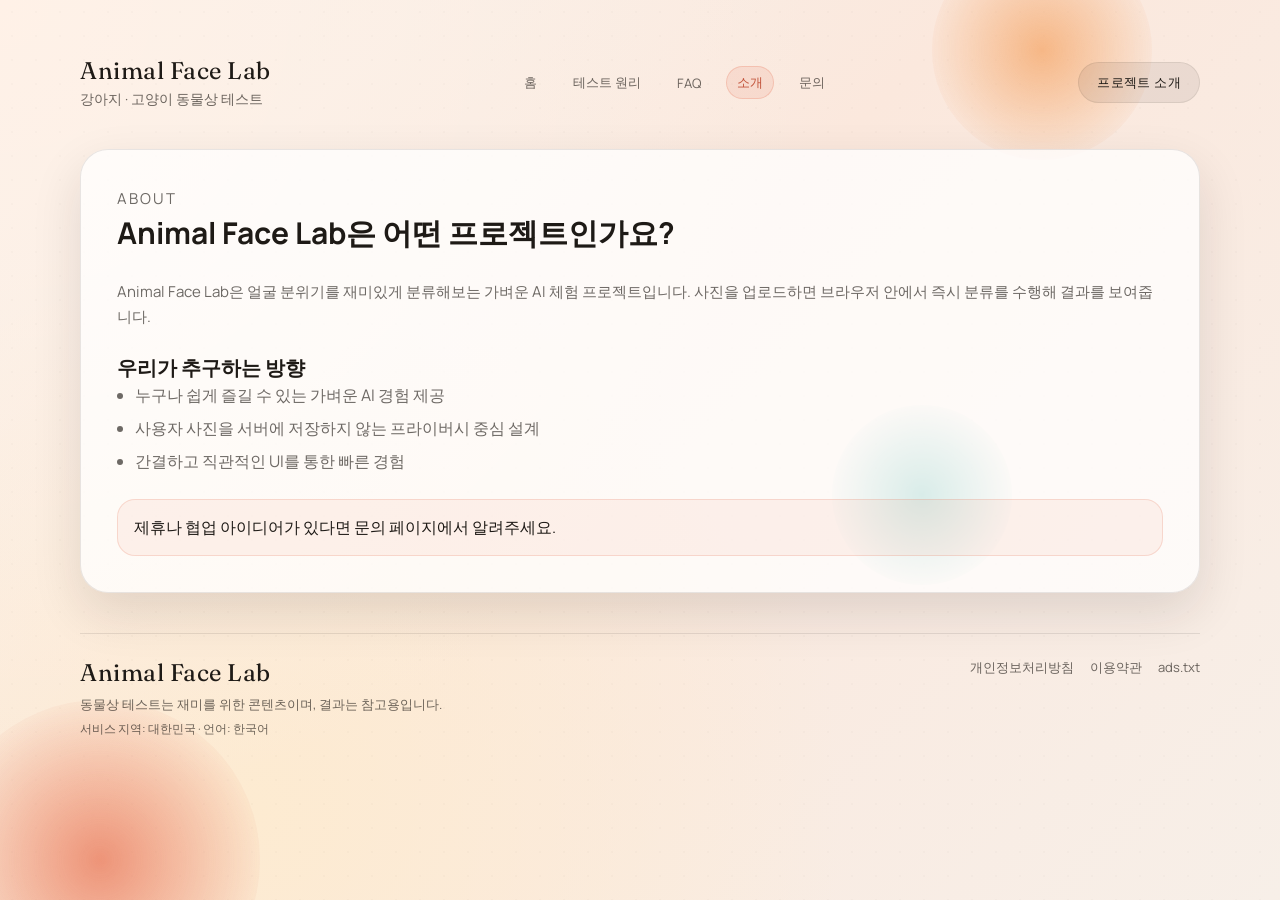
<file: about.html>
<!DOCTYPE html>
<html lang="ko">
<head>
<!-- Google tag (gtag.js) -->
<script async src="https://www.googletagmanager.com/gtag/js?id=G-74EW9BN4FE"></script>
<script>
  window.dataLayer = window.dataLayer || [];
  function gtag(){dataLayer.push(arguments);}
  gtag('js', new Date());

  gtag('config', 'G-74EW9BN4FE');
</script>
<script type="text/javascript">
    (function(c,l,a,r,i,t,y){
        c[a]=c[a]||function(){(c[a].q=c[a].q||[]).push(arguments)};
        t=l.createElement(r);t.async=1;t.src="https://www.clarity.ms/tag/"+i;
        y=l.getElementsByTagName(r)[0];y.parentNode.insertBefore(t,y);
    })(window, document, "clarity", "script", "vo0vlmgaj1");
</script>
    <meta charset="UTF-8">
    <meta name="viewport" content="width=device-width, initial-scale=1.0">
    <link rel="icon" href="favicon.svg" type="image/svg+xml">
    <title>소개 - 동물상 테스트</title>
    <meta name="description" content="Animal Face Lab 소개와 서비스 목적, 데이터 처리 방식 등을 안내합니다.">
    <link rel="canonical" href="https://693a126a.practice-29o.pages.dev/about.html">
    <meta name="robots" content="index, follow">
    <meta name="theme-color" content="#e76f51">
    <meta property="og:site_name" content="Animal Face Lab">
    <meta property="og:type" content="website">
    <meta property="og:locale" content="ko_KR">
    <meta property="og:url" content="https://693a126a.practice-29o.pages.dev/about.html">
    <meta property="og:title" content="소개 - 동물상 테스트">
    <meta property="og:description" content="Animal Face Lab 소개와 서비스 목적, 데이터 처리 방식 등을 안내합니다.">
    <meta property="og:image" content="https://693a126a.practice-29o.pages.dev/og-image.svg">
    <meta name="twitter:card" content="summary">
    <meta name="twitter:title" content="소개 - 동물상 테스트">
    <meta name="twitter:description" content="Animal Face Lab 소개와 서비스 목적, 데이터 처리 방식 등을 안내합니다.">
    <meta name="twitter:image" content="https://693a126a.practice-29o.pages.dev/og-image.svg">
    <link rel="stylesheet" href="style.css">
    <link rel="preconnect" href="https://fonts.googleapis.com">
    <link rel="preconnect" href="https://fonts.gstatic.com" crossorigin>
    <link href="https://fonts.googleapis.com/css2?family=Fraunces:wght@600;700&family=Manrope:wght@300;400;600;700&display=swap" rel="stylesheet">
    <meta name="google-adsense-account" content="ca-pub-5496594181184755">
    <script async src="https://pagead2.googlesyndication.com/pagead/js/adsbygoogle.js?client=ca-pub-5496594181184755"
        crossorigin="anonymous"></script>
    <script type="application/ld+json">
{"@context":"https://schema.org","@type":"WebPage","name":"소개 - 동물상 테스트","url":"https://693a126a.practice-29o.pages.dev/about.html","description":"Animal Face Lab 소개와 서비스 목적, 데이터 처리 방식 등을 안내합니다.","inLanguage":"ko-KR","isPartOf":{"@type":"WebSite","name":"Animal Face Lab","url":"https://693a126a.practice-29o.pages.dev/"}}
    </script>
</head>
<body>
    <div class="ambient">
        <span class="orb orb--one"></span>
        <span class="orb orb--two"></span>
        <span class="orb orb--three"></span>
    </div>

    <main class="shell">
        <header class="topbar">
            <div class="brand">
                <span class="brand-mark">Animal Face Lab</span>
                <span class="brand-sub">강아지 · 고양이 동물상 테스트</span>
            </div>
            <nav class="site-nav">
                <a href="index.html">홈</a>
                <a href="how-it-works.html">테스트 원리</a>
                <a href="faq.html">FAQ</a>
                <a href="about.html" class="is-active">소개</a>
                <a href="contact.html">문의</a>
            </nav>
            <div class="status-pill">프로젝트 소개</div>
        </header>

        <section class="content-page">
            <div>
                <p class="eyebrow">About</p>
                <h1>Animal Face Lab은 어떤 프로젝트인가요?</h1>
            </div>
            <p>Animal Face Lab은 얼굴 분위기를 재미있게 분류해보는 가벼운 AI 체험 프로젝트입니다. 사진을 업로드하면 브라우저 안에서 즉시 분류를 수행해 결과를 보여줍니다.</p>

            <div>
                <h2>우리가 추구하는 방향</h2>
                <ul>
                    <li>누구나 쉽게 즐길 수 있는 가벼운 AI 경험 제공</li>
                    <li>사용자 사진을 서버에 저장하지 않는 프라이버시 중심 설계</li>
                    <li>간결하고 직관적인 UI를 통한 빠른 경험</li>
                </ul>
            </div>

            <div class="callout">
                제휴나 협업 아이디어가 있다면 문의 페이지에서 알려주세요.
            </div>
        </section>

        <footer class="site-footer">
            <div>
                <span class="brand-mark">Animal Face Lab</span>
                <p class="footer-note">동물상 테스트는 재미를 위한 콘텐츠이며, 결과는 참고용입니다.</p>
                <p class="footer-geo">서비스 지역: 대한민국 · 언어: 한국어</p>
            </div>
            <div class="footer-links">
                <a href="privacy.html">개인정보처리방침</a>
                <a href="terms.html">이용약관</a>
                <a href="ads.txt">ads.txt</a>
            </div>
        </footer>
    </main>
</body>
</html>
</file>
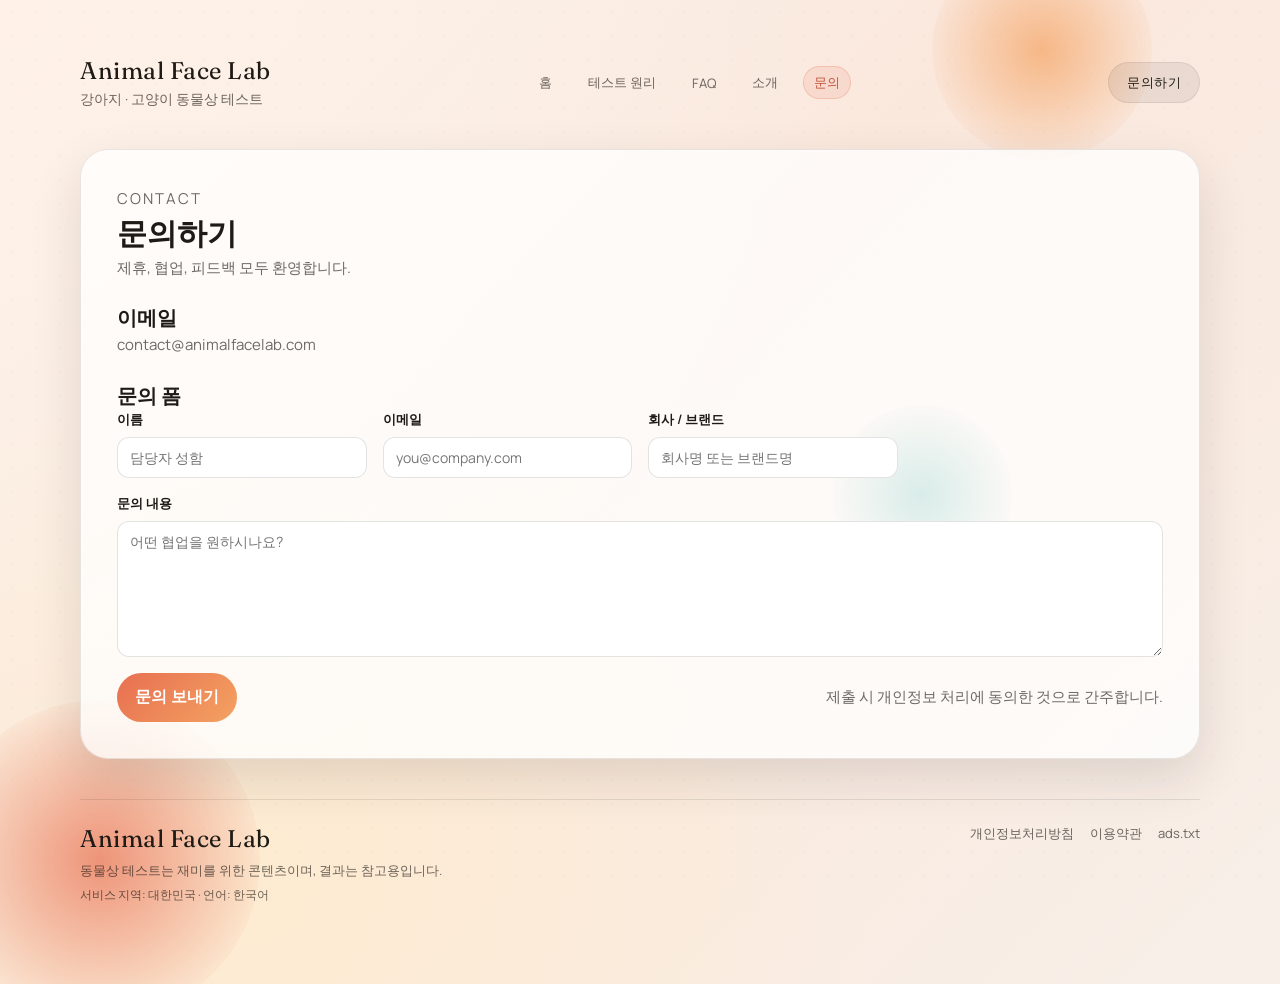
<file: contact.html>
<!DOCTYPE html>
<html lang="ko">
<head>
<!-- Google tag (gtag.js) -->
<script async src="https://www.googletagmanager.com/gtag/js?id=G-74EW9BN4FE"></script>
<script>
  window.dataLayer = window.dataLayer || [];
  function gtag(){dataLayer.push(arguments);}
  gtag('js', new Date());

  gtag('config', 'G-74EW9BN4FE');
</script>
<script type="text/javascript">
    (function(c,l,a,r,i,t,y){
        c[a]=c[a]||function(){(c[a].q=c[a].q||[]).push(arguments)};
        t=l.createElement(r);t.async=1;t.src="https://www.clarity.ms/tag/"+i;
        y=l.getElementsByTagName(r)[0];y.parentNode.insertBefore(t,y);
    })(window, document, "clarity", "script", "vo0vlmgaj1");
</script>
    <meta charset="UTF-8">
    <meta name="viewport" content="width=device-width, initial-scale=1.0">
    <link rel="icon" href="favicon.svg" type="image/svg+xml">
    <title>문의 - 동물상 테스트</title>
    <meta name="description" content="제휴 및 협업 문의를 위한 연락처와 폼을 제공합니다.">
    <link rel="canonical" href="https://693a126a.practice-29o.pages.dev/contact.html">
    <meta name="robots" content="index, follow">
    <meta name="theme-color" content="#e76f51">
    <meta property="og:site_name" content="Animal Face Lab">
    <meta property="og:type" content="website">
    <meta property="og:locale" content="ko_KR">
    <meta property="og:url" content="https://693a126a.practice-29o.pages.dev/contact.html">
    <meta property="og:title" content="문의 - 동물상 테스트">
    <meta property="og:description" content="제휴 및 협업 문의를 위한 연락처와 폼을 제공합니다.">
    <meta property="og:image" content="https://693a126a.practice-29o.pages.dev/og-image.svg">
    <meta name="twitter:card" content="summary">
    <meta name="twitter:title" content="문의 - 동물상 테스트">
    <meta name="twitter:description" content="제휴 및 협업 문의를 위한 연락처와 폼을 제공합니다.">
    <meta name="twitter:image" content="https://693a126a.practice-29o.pages.dev/og-image.svg">
    <link rel="stylesheet" href="style.css">
    <link rel="preconnect" href="https://fonts.googleapis.com">
    <link rel="preconnect" href="https://fonts.gstatic.com" crossorigin>
    <link href="https://fonts.googleapis.com/css2?family=Fraunces:wght@600;700&family=Manrope:wght@300;400;600;700&display=swap" rel="stylesheet">
    <meta name="google-adsense-account" content="ca-pub-5496594181184755">
    <script async src="https://pagead2.googlesyndication.com/pagead/js/adsbygoogle.js?client=ca-pub-5496594181184755"
        crossorigin="anonymous"></script>
    <script type="application/ld+json">
{"@context":"https://schema.org","@type":"WebPage","name":"문의 - 동물상 테스트","url":"https://693a126a.practice-29o.pages.dev/contact.html","description":"제휴 및 협업 문의를 위한 연락처와 폼을 제공합니다.","inLanguage":"ko-KR","isPartOf":{"@type":"WebSite","name":"Animal Face Lab","url":"https://693a126a.practice-29o.pages.dev/"}}
    </script>
</head>
<body>
    <div class="ambient">
        <span class="orb orb--one"></span>
        <span class="orb orb--two"></span>
        <span class="orb orb--three"></span>
    </div>

    <main class="shell">
        <header class="topbar">
            <div class="brand">
                <span class="brand-mark">Animal Face Lab</span>
                <span class="brand-sub">강아지 · 고양이 동물상 테스트</span>
            </div>
            <nav class="site-nav">
                <a href="index.html">홈</a>
                <a href="how-it-works.html">테스트 원리</a>
                <a href="faq.html">FAQ</a>
                <a href="about.html">소개</a>
                <a href="contact.html" class="is-active">문의</a>
            </nav>
            <div class="status-pill">문의하기</div>
        </header>

        <section class="content-page">
            <div>
                <p class="eyebrow">Contact</p>
                <h1>문의하기</h1>
                <p>제휴, 협업, 피드백 모두 환영합니다.</p>
            </div>

            <div>
                <h2>이메일</h2>
                <p>contact@animalfacelab.com</p>
            </div>

            <div>
                <h2>문의 폼</h2>
                <form class="contact-form" action="https://formspree.io/f/xlgwajng" method="POST">
                    <label class="control">
                        <span>이름</span>
                        <input type="text" name="name" placeholder="담당자 성함" required>
                    </label>
                    <label class="control">
                        <span>이메일</span>
                        <input type="email" name="email" placeholder="you@company.com" required>
                    </label>
                    <label class="control">
                        <span>회사 / 브랜드</span>
                        <input type="text" name="company" placeholder="회사명 또는 브랜드명">
                    </label>
                    <label class="control control--full">
                        <span>문의 내용</span>
                        <textarea name="message" rows="6" placeholder="어떤 협업을 원하시나요?" required></textarea>
                    </label>
                    <div class="form-footer">
                        <button class="cta" type="submit">문의 보내기</button>
                        <p class="hint">제출 시 개인정보 처리에 동의한 것으로 간주합니다.</p>
                    </div>
                </form>
            </div>
        </section>

        <footer class="site-footer">
            <div>
                <span class="brand-mark">Animal Face Lab</span>
                <p class="footer-note">동물상 테스트는 재미를 위한 콘텐츠이며, 결과는 참고용입니다.</p>
                <p class="footer-geo">서비스 지역: 대한민국 · 언어: 한국어</p>
            </div>
            <div class="footer-links">
                <a href="privacy.html">개인정보처리방침</a>
                <a href="terms.html">이용약관</a>
                <a href="ads.txt">ads.txt</a>
            </div>
        </footer>
    </main>
</body>
</html>
</file>
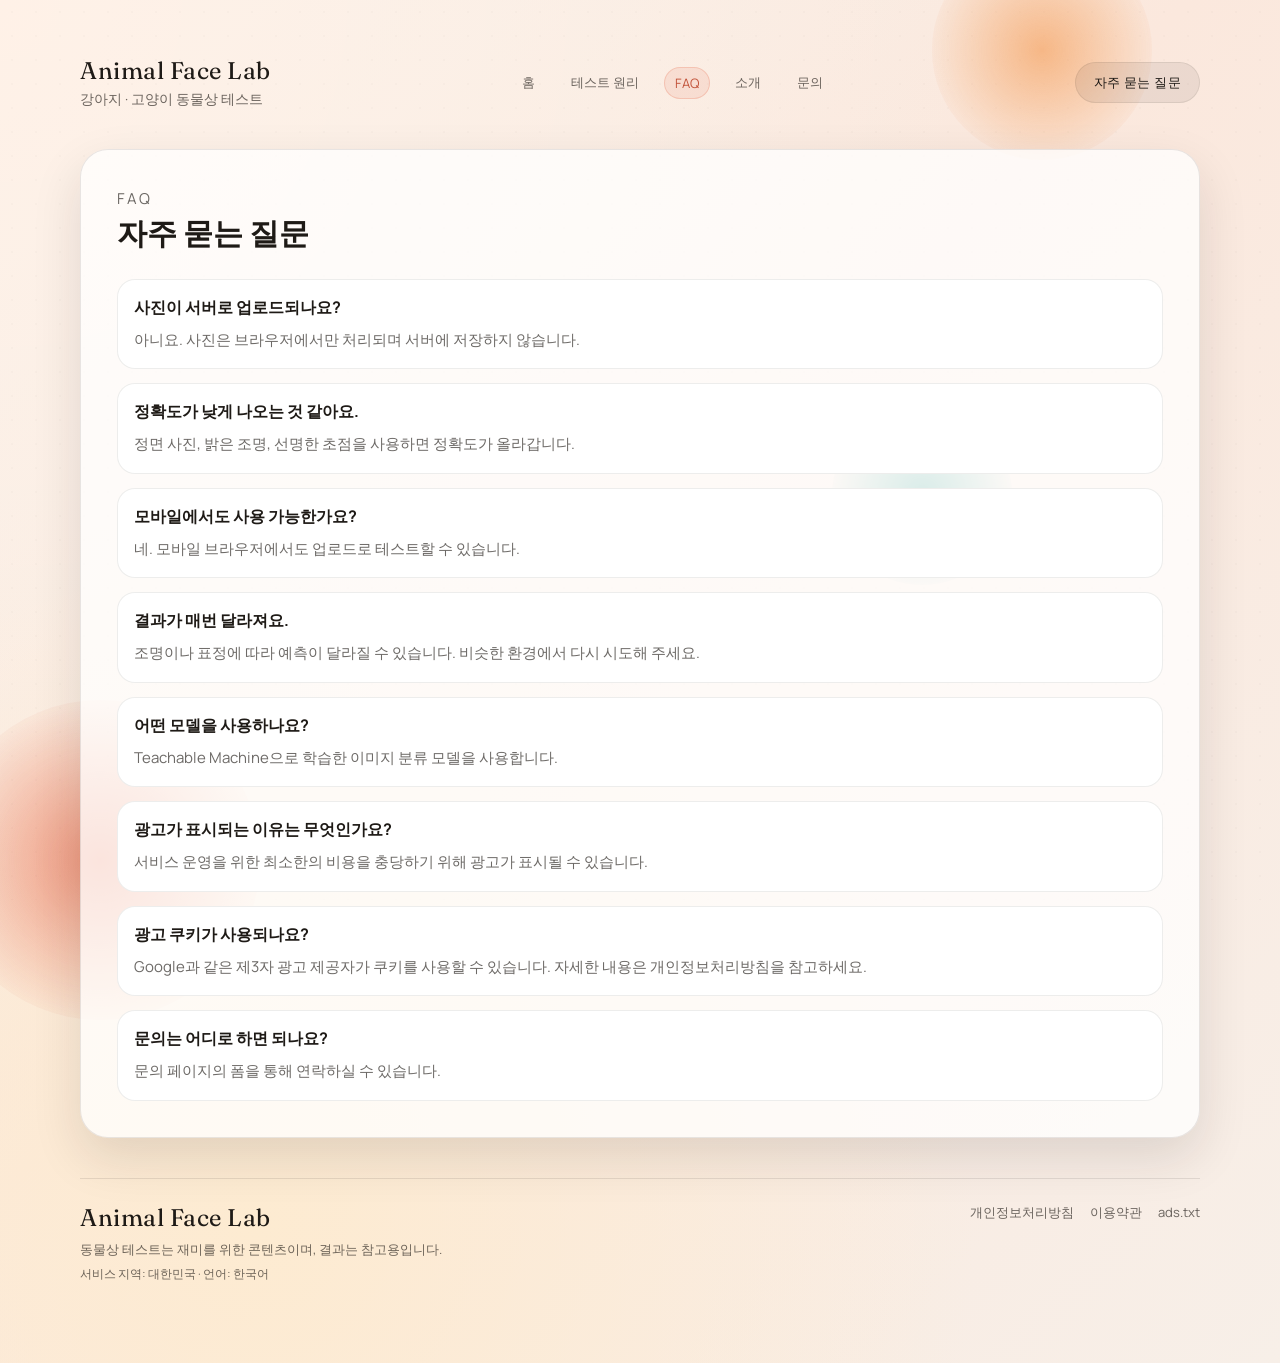
<file: faq.html>
<!DOCTYPE html>
<html lang="ko">
<head>
<!-- Google tag (gtag.js) -->
<script async src="https://www.googletagmanager.com/gtag/js?id=G-74EW9BN4FE"></script>
<script>
  window.dataLayer = window.dataLayer || [];
  function gtag(){dataLayer.push(arguments);}
  gtag('js', new Date());

  gtag('config', 'G-74EW9BN4FE');
</script>
<script type="text/javascript">
    (function(c,l,a,r,i,t,y){
        c[a]=c[a]||function(){(c[a].q=c[a].q||[]).push(arguments)};
        t=l.createElement(r);t.async=1;t.src="https://www.clarity.ms/tag/"+i;
        y=l.getElementsByTagName(r)[0];y.parentNode.insertBefore(t,y);
    })(window, document, "clarity", "script", "vo0vlmgaj1");
</script>
    <meta charset="UTF-8">
    <meta name="viewport" content="width=device-width, initial-scale=1.0">
    <link rel="icon" href="favicon.svg" type="image/svg+xml">
    <title>FAQ - 동물상 테스트</title>
    <meta name="description" content="동물상 테스트 이용 방법, 정확도, 개인정보 처리 등 자주 묻는 질문을 정리했습니다.">
    <link rel="canonical" href="https://693a126a.practice-29o.pages.dev/faq.html">
    <meta name="robots" content="index, follow">
    <meta name="theme-color" content="#e76f51">
    <meta property="og:site_name" content="Animal Face Lab">
    <meta property="og:type" content="website">
    <meta property="og:locale" content="ko_KR">
    <meta property="og:url" content="https://693a126a.practice-29o.pages.dev/faq.html">
    <meta property="og:title" content="FAQ - 동물상 테스트">
    <meta property="og:description" content="동물상 테스트 이용 방법, 정확도, 개인정보 처리 등 자주 묻는 질문을 정리했습니다.">
    <meta property="og:image" content="https://693a126a.practice-29o.pages.dev/og-image.svg">
    <meta name="twitter:card" content="summary">
    <meta name="twitter:title" content="FAQ - 동물상 테스트">
    <meta name="twitter:description" content="동물상 테스트 이용 방법, 정확도, 개인정보 처리 등 자주 묻는 질문을 정리했습니다.">
    <meta name="twitter:image" content="https://693a126a.practice-29o.pages.dev/og-image.svg">
    <link rel="stylesheet" href="style.css">
    <link rel="preconnect" href="https://fonts.googleapis.com">
    <link rel="preconnect" href="https://fonts.gstatic.com" crossorigin>
    <link href="https://fonts.googleapis.com/css2?family=Fraunces:wght@600;700&family=Manrope:wght@300;400;600;700&display=swap" rel="stylesheet">
    <meta name="google-adsense-account" content="ca-pub-5496594181184755">
    <script async src="https://pagead2.googlesyndication.com/pagead/js/adsbygoogle.js?client=ca-pub-5496594181184755"
        crossorigin="anonymous"></script>
    <script type="application/ld+json">
{"@context":"https://schema.org","@type":"WebPage","name":"FAQ - 동물상 테스트","url":"https://693a126a.practice-29o.pages.dev/faq.html","description":"동물상 테스트 이용 방법, 정확도, 개인정보 처리 등 자주 묻는 질문을 정리했습니다.","inLanguage":"ko-KR","isPartOf":{"@type":"WebSite","name":"Animal Face Lab","url":"https://693a126a.practice-29o.pages.dev/"}}
    </script>
</head>
<body>
    <div class="ambient">
        <span class="orb orb--one"></span>
        <span class="orb orb--two"></span>
        <span class="orb orb--three"></span>
    </div>

    <main class="shell">
        <header class="topbar">
            <div class="brand">
                <span class="brand-mark">Animal Face Lab</span>
                <span class="brand-sub">강아지 · 고양이 동물상 테스트</span>
            </div>
            <nav class="site-nav">
                <a href="index.html">홈</a>
                <a href="how-it-works.html">테스트 원리</a>
                <a href="faq.html" class="is-active">FAQ</a>
                <a href="about.html">소개</a>
                <a href="contact.html">문의</a>
            </nav>
            <div class="status-pill">자주 묻는 질문</div>
        </header>

        <section class="content-page">
            <div>
                <p class="eyebrow">FAQ</p>
                <h1>자주 묻는 질문</h1>
            </div>

            <div class="faq-list">
                <article class="faq-item">
                    <h3>사진이 서버로 업로드되나요?</h3>
                    <p>아니요. 사진은 브라우저에서만 처리되며 서버에 저장하지 않습니다.</p>
                </article>
                <article class="faq-item">
                    <h3>정확도가 낮게 나오는 것 같아요.</h3>
                    <p>정면 사진, 밝은 조명, 선명한 초점을 사용하면 정확도가 올라갑니다.</p>
                </article>
                <article class="faq-item">
                    <h3>모바일에서도 사용 가능한가요?</h3>
                    <p>네. 모바일 브라우저에서도 업로드로 테스트할 수 있습니다.</p>
                </article>
                <article class="faq-item">
                    <h3>결과가 매번 달라져요.</h3>
                    <p>조명이나 표정에 따라 예측이 달라질 수 있습니다. 비슷한 환경에서 다시 시도해 주세요.</p>
                </article>
                <article class="faq-item">
                    <h3>어떤 모델을 사용하나요?</h3>
                    <p>Teachable Machine으로 학습한 이미지 분류 모델을 사용합니다.</p>
                </article>
                <article class="faq-item">
                    <h3>광고가 표시되는 이유는 무엇인가요?</h3>
                    <p>서비스 운영을 위한 최소한의 비용을 충당하기 위해 광고가 표시될 수 있습니다.</p>
                </article>
                <article class="faq-item">
                    <h3>광고 쿠키가 사용되나요?</h3>
                    <p>Google과 같은 제3자 광고 제공자가 쿠키를 사용할 수 있습니다. 자세한 내용은 개인정보처리방침을 참고하세요.</p>
                </article>
                <article class="faq-item">
                    <h3>문의는 어디로 하면 되나요?</h3>
                    <p>문의 페이지의 폼을 통해 연락하실 수 있습니다.</p>
                </article>
            </div>
        </section>

        <footer class="site-footer">
            <div>
                <span class="brand-mark">Animal Face Lab</span>
                <p class="footer-note">동물상 테스트는 재미를 위한 콘텐츠이며, 결과는 참고용입니다.</p>
                <p class="footer-geo">서비스 지역: 대한민국 · 언어: 한국어</p>
            </div>
            <div class="footer-links">
                <a href="privacy.html">개인정보처리방침</a>
                <a href="terms.html">이용약관</a>
                <a href="ads.txt">ads.txt</a>
            </div>
        </footer>
    </main>
</body>
</html>
</file>
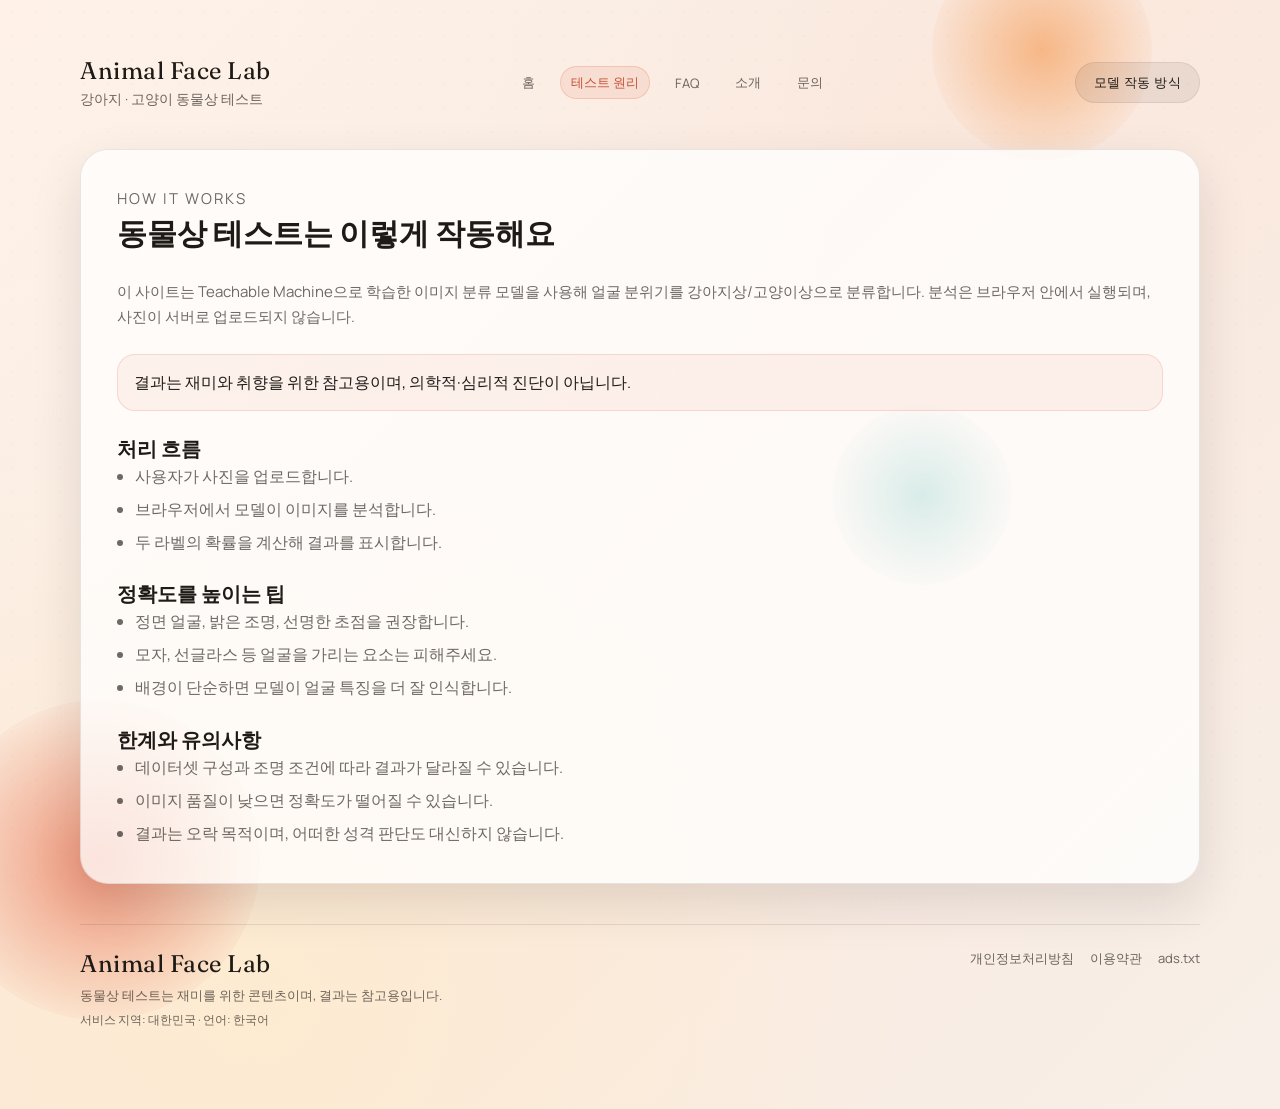
<file: how-it-works.html>
<!DOCTYPE html>
<html lang="ko">
<head>
<!-- Google tag (gtag.js) -->
<script async src="https://www.googletagmanager.com/gtag/js?id=G-74EW9BN4FE"></script>
<script>
  window.dataLayer = window.dataLayer || [];
  function gtag(){dataLayer.push(arguments);}
  gtag('js', new Date());

  gtag('config', 'G-74EW9BN4FE');
</script>
<script type="text/javascript">
    (function(c,l,a,r,i,t,y){
        c[a]=c[a]||function(){(c[a].q=c[a].q||[]).push(arguments)};
        t=l.createElement(r);t.async=1;t.src="https://www.clarity.ms/tag/"+i;
        y=l.getElementsByTagName(r)[0];y.parentNode.insertBefore(t,y);
    })(window, document, "clarity", "script", "vo0vlmgaj1");
</script>
    <meta charset="UTF-8">
    <meta name="viewport" content="width=device-width, initial-scale=1.0">
    <link rel="icon" href="favicon.svg" type="image/svg+xml">
    <title>테스트 원리 - 동물상 테스트</title>
    <meta name="description" content="Teachable Machine 기반으로 동물상 테스트가 어떻게 작동하는지, 입력 방식과 판별 흐름을 설명합니다.">
    <link rel="canonical" href="https://693a126a.practice-29o.pages.dev/how-it-works.html">
    <meta name="robots" content="index, follow">
    <meta name="theme-color" content="#e76f51">
    <meta property="og:site_name" content="Animal Face Lab">
    <meta property="og:type" content="website">
    <meta property="og:locale" content="ko_KR">
    <meta property="og:url" content="https://693a126a.practice-29o.pages.dev/how-it-works.html">
    <meta property="og:title" content="테스트 원리 - 동물상 테스트">
    <meta property="og:description" content="Teachable Machine 기반으로 동물상 테스트가 어떻게 작동하는지, 입력 방식과 판별 흐름을 설명합니다.">
    <meta property="og:image" content="https://693a126a.practice-29o.pages.dev/og-image.svg">
    <meta name="twitter:card" content="summary">
    <meta name="twitter:title" content="테스트 원리 - 동물상 테스트">
    <meta name="twitter:description" content="Teachable Machine 기반으로 동물상 테스트가 어떻게 작동하는지, 입력 방식과 판별 흐름을 설명합니다.">
    <meta name="twitter:image" content="https://693a126a.practice-29o.pages.dev/og-image.svg">
    <link rel="stylesheet" href="style.css">
    <link rel="preconnect" href="https://fonts.googleapis.com">
    <link rel="preconnect" href="https://fonts.gstatic.com" crossorigin>
    <link href="https://fonts.googleapis.com/css2?family=Fraunces:wght@600;700&family=Manrope:wght@300;400;600;700&display=swap" rel="stylesheet">
    <meta name="google-adsense-account" content="ca-pub-5496594181184755">
    <script async src="https://pagead2.googlesyndication.com/pagead/js/adsbygoogle.js?client=ca-pub-5496594181184755"
        crossorigin="anonymous"></script>
    <script type="application/ld+json">
{"@context":"https://schema.org","@type":"WebPage","name":"테스트 원리 - 동물상 테스트","url":"https://693a126a.practice-29o.pages.dev/how-it-works.html","description":"Teachable Machine 기반으로 동물상 테스트가 어떻게 작동하는지, 입력 방식과 판별 흐름을 설명합니다.","inLanguage":"ko-KR","isPartOf":{"@type":"WebSite","name":"Animal Face Lab","url":"https://693a126a.practice-29o.pages.dev/"}}
    </script>
</head>
<body>
    <div class="ambient">
        <span class="orb orb--one"></span>
        <span class="orb orb--two"></span>
        <span class="orb orb--three"></span>
    </div>

    <main class="shell">
        <header class="topbar">
            <div class="brand">
                <span class="brand-mark">Animal Face Lab</span>
                <span class="brand-sub">강아지 · 고양이 동물상 테스트</span>
            </div>
            <nav class="site-nav">
                <a href="index.html">홈</a>
                <a href="how-it-works.html" class="is-active">테스트 원리</a>
                <a href="faq.html">FAQ</a>
                <a href="about.html">소개</a>
                <a href="contact.html">문의</a>
            </nav>
            <div class="status-pill">모델 작동 방식</div>
        </header>

        <section class="content-page">
            <div>
                <p class="eyebrow">How It Works</p>
                <h1>동물상 테스트는 이렇게 작동해요</h1>
            </div>
            <p>이 사이트는 Teachable Machine으로 학습한 이미지 분류 모델을 사용해 얼굴 분위기를 강아지상/고양이상으로 분류합니다. 분석은 브라우저 안에서 실행되며, 사진이 서버로 업로드되지 않습니다.</p>

            <div class="callout">
                결과는 재미와 취향을 위한 참고용이며, 의학적·심리적 진단이 아닙니다.
            </div>

            <div>
                <h2>처리 흐름</h2>
                <ul>
                    <li>사용자가 사진을 업로드합니다.</li>
                    <li>브라우저에서 모델이 이미지를 분석합니다.</li>
                    <li>두 라벨의 확률을 계산해 결과를 표시합니다.</li>
                </ul>
            </div>

            <div>
                <h2>정확도를 높이는 팁</h2>
                <ul>
                    <li>정면 얼굴, 밝은 조명, 선명한 초점을 권장합니다.</li>
                    <li>모자, 선글라스 등 얼굴을 가리는 요소는 피해주세요.</li>
                    <li>배경이 단순하면 모델이 얼굴 특징을 더 잘 인식합니다.</li>
                </ul>
            </div>

            <div>
                <h2>한계와 유의사항</h2>
                <ul>
                    <li>데이터셋 구성과 조명 조건에 따라 결과가 달라질 수 있습니다.</li>
                    <li>이미지 품질이 낮으면 정확도가 떨어질 수 있습니다.</li>
                    <li>결과는 오락 목적이며, 어떠한 성격 판단도 대신하지 않습니다.</li>
                </ul>
            </div>
        </section>

        <footer class="site-footer">
            <div>
                <span class="brand-mark">Animal Face Lab</span>
                <p class="footer-note">동물상 테스트는 재미를 위한 콘텐츠이며, 결과는 참고용입니다.</p>
                <p class="footer-geo">서비스 지역: 대한민국 · 언어: 한국어</p>
            </div>
            <div class="footer-links">
                <a href="privacy.html">개인정보처리방침</a>
                <a href="terms.html">이용약관</a>
                <a href="ads.txt">ads.txt</a>
            </div>
        </footer>
    </main>
</body>
</html>
</file>
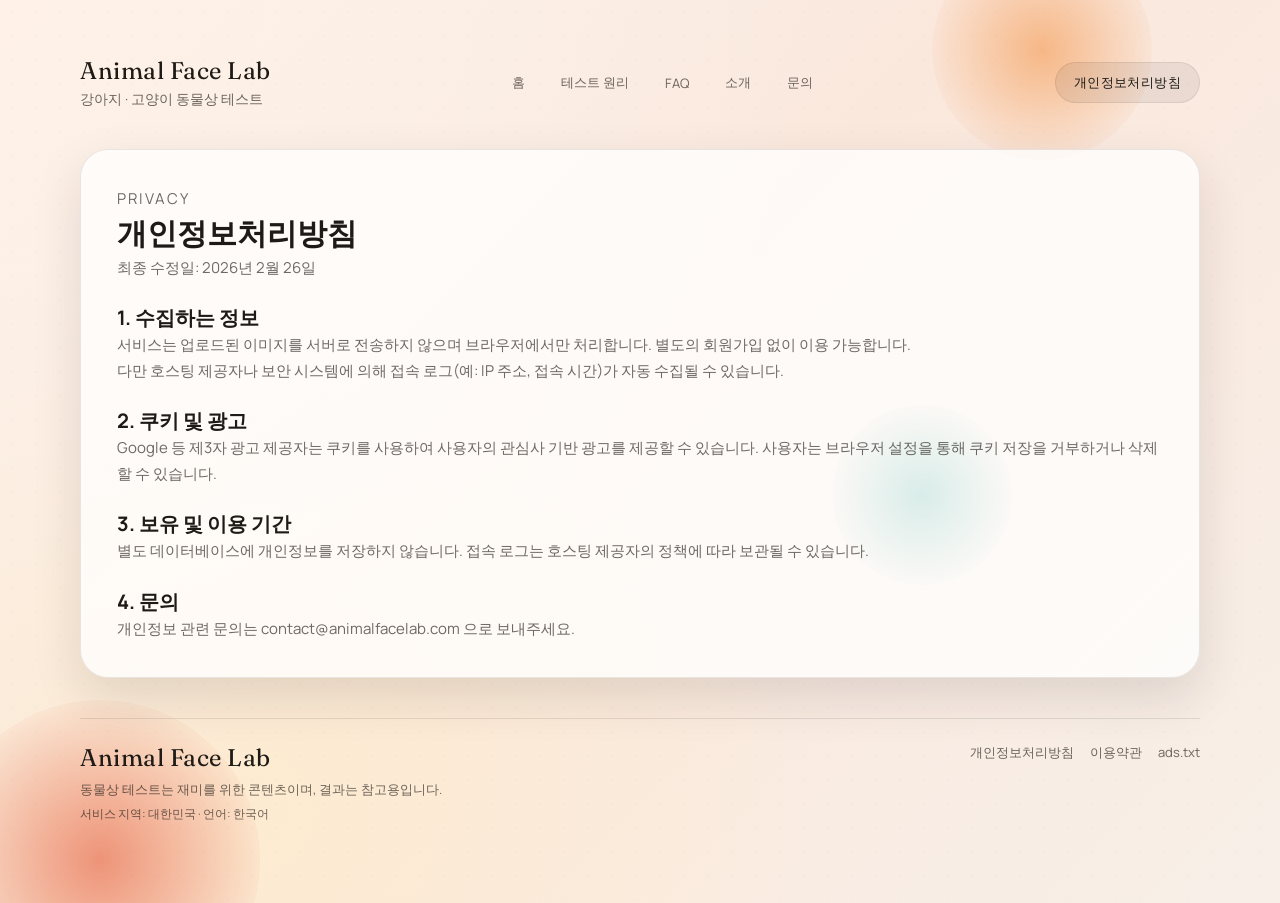
<file: privacy.html>
<!DOCTYPE html>
<html lang="ko">
<head>
<!-- Google tag (gtag.js) -->
<script async src="https://www.googletagmanager.com/gtag/js?id=G-74EW9BN4FE"></script>
<script>
  window.dataLayer = window.dataLayer || [];
  function gtag(){dataLayer.push(arguments);}
  gtag('js', new Date());

  gtag('config', 'G-74EW9BN4FE');
</script>
<script type="text/javascript">
    (function(c,l,a,r,i,t,y){
        c[a]=c[a]||function(){(c[a].q=c[a].q||[]).push(arguments)};
        t=l.createElement(r);t.async=1;t.src="https://www.clarity.ms/tag/"+i;
        y=l.getElementsByTagName(r)[0];y.parentNode.insertBefore(t,y);
    })(window, document, "clarity", "script", "vo0vlmgaj1");
</script>
    <meta charset="UTF-8">
    <meta name="viewport" content="width=device-width, initial-scale=1.0">
    <link rel="icon" href="favicon.svg" type="image/svg+xml">
    <title>개인정보처리방침 - 동물상 테스트</title>
    <meta name="description" content="개인정보 수집·이용, 쿠키 및 보안 정책을 안내합니다.">
    <link rel="canonical" href="https://693a126a.practice-29o.pages.dev/privacy.html">
    <meta name="robots" content="index, follow">
    <meta name="theme-color" content="#e76f51">
    <meta property="og:site_name" content="Animal Face Lab">
    <meta property="og:type" content="website">
    <meta property="og:locale" content="ko_KR">
    <meta property="og:url" content="https://693a126a.practice-29o.pages.dev/privacy.html">
    <meta property="og:title" content="개인정보처리방침 - 동물상 테스트">
    <meta property="og:description" content="개인정보 수집·이용, 쿠키 및 보안 정책을 안내합니다.">
    <meta property="og:image" content="https://693a126a.practice-29o.pages.dev/og-image.svg">
    <meta name="twitter:card" content="summary">
    <meta name="twitter:title" content="개인정보처리방침 - 동물상 테스트">
    <meta name="twitter:description" content="개인정보 수집·이용, 쿠키 및 보안 정책을 안내합니다.">
    <meta name="twitter:image" content="https://693a126a.practice-29o.pages.dev/og-image.svg">
    <link rel="stylesheet" href="style.css">
    <link rel="preconnect" href="https://fonts.googleapis.com">
    <link rel="preconnect" href="https://fonts.gstatic.com" crossorigin>
    <link href="https://fonts.googleapis.com/css2?family=Fraunces:wght@600;700&family=Manrope:wght@300;400;600;700&display=swap" rel="stylesheet">
    <meta name="google-adsense-account" content="ca-pub-5496594181184755">
    <script async src="https://pagead2.googlesyndication.com/pagead/js/adsbygoogle.js?client=ca-pub-5496594181184755"
        crossorigin="anonymous"></script>
    <script type="application/ld+json">
{"@context":"https://schema.org","@type":"WebPage","name":"개인정보처리방침 - 동물상 테스트","url":"https://693a126a.practice-29o.pages.dev/privacy.html","description":"개인정보 수집·이용, 쿠키 및 보안 정책을 안내합니다.","inLanguage":"ko-KR","isPartOf":{"@type":"WebSite","name":"Animal Face Lab","url":"https://693a126a.practice-29o.pages.dev/"}}
    </script>
</head>
<body>
    <div class="ambient">
        <span class="orb orb--one"></span>
        <span class="orb orb--two"></span>
        <span class="orb orb--three"></span>
    </div>

    <main class="shell">
        <header class="topbar">
            <div class="brand">
                <span class="brand-mark">Animal Face Lab</span>
                <span class="brand-sub">강아지 · 고양이 동물상 테스트</span>
            </div>
            <nav class="site-nav">
                <a href="index.html">홈</a>
                <a href="how-it-works.html">테스트 원리</a>
                <a href="faq.html">FAQ</a>
                <a href="about.html">소개</a>
                <a href="contact.html">문의</a>
            </nav>
            <div class="status-pill">개인정보처리방침</div>
        </header>

        <section class="content-page">
            <div>
                <p class="eyebrow">Privacy</p>
                <h1>개인정보처리방침</h1>
                <p>최종 수정일: 2026년 2월 26일</p>
            </div>

            <div>
                <h2>1. 수집하는 정보</h2>
                <p>서비스는 업로드된 이미지를 서버로 전송하지 않으며 브라우저에서만 처리합니다. 별도의 회원가입 없이 이용 가능합니다.</p>
                <p>다만 호스팅 제공자나 보안 시스템에 의해 접속 로그(예: IP 주소, 접속 시간)가 자동 수집될 수 있습니다.</p>
            </div>

            <div>
                <h2>2. 쿠키 및 광고</h2>
                <p>Google 등 제3자 광고 제공자는 쿠키를 사용하여 사용자의 관심사 기반 광고를 제공할 수 있습니다. 사용자는 브라우저 설정을 통해 쿠키 저장을 거부하거나 삭제할 수 있습니다.</p>
            </div>

            <div>
                <h2>3. 보유 및 이용 기간</h2>
                <p>별도 데이터베이스에 개인정보를 저장하지 않습니다. 접속 로그는 호스팅 제공자의 정책에 따라 보관될 수 있습니다.</p>
            </div>

            <div>
                <h2>4. 문의</h2>
                <p>개인정보 관련 문의는 contact@animalfacelab.com 으로 보내주세요.</p>
            </div>
        </section>

        <footer class="site-footer">
            <div>
                <span class="brand-mark">Animal Face Lab</span>
                <p class="footer-note">동물상 테스트는 재미를 위한 콘텐츠이며, 결과는 참고용입니다.</p>
                <p class="footer-geo">서비스 지역: 대한민국 · 언어: 한국어</p>
            </div>
            <div class="footer-links">
                <a href="privacy.html">개인정보처리방침</a>
                <a href="terms.html">이용약관</a>
                <a href="ads.txt">ads.txt</a>
            </div>
        </footer>
    </main>
</body>
</html>
</file>
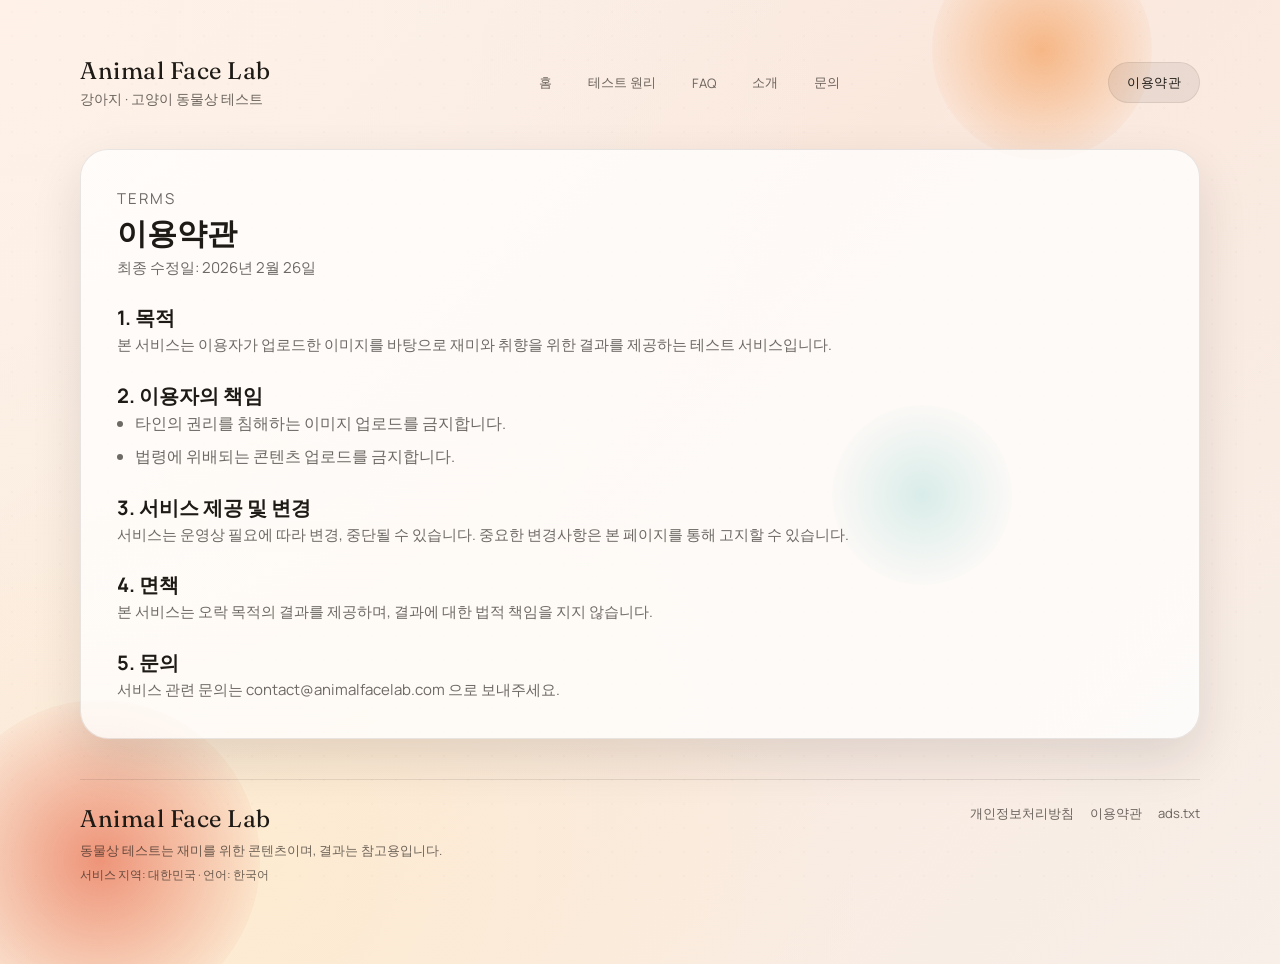
<file: terms.html>
<!DOCTYPE html>
<html lang="ko">
<head>
<!-- Google tag (gtag.js) -->
<script async src="https://www.googletagmanager.com/gtag/js?id=G-74EW9BN4FE"></script>
<script>
  window.dataLayer = window.dataLayer || [];
  function gtag(){dataLayer.push(arguments);}
  gtag('js', new Date());

  gtag('config', 'G-74EW9BN4FE');
</script>
<script type="text/javascript">
    (function(c,l,a,r,i,t,y){
        c[a]=c[a]||function(){(c[a].q=c[a].q||[]).push(arguments)};
        t=l.createElement(r);t.async=1;t.src="https://www.clarity.ms/tag/"+i;
        y=l.getElementsByTagName(r)[0];y.parentNode.insertBefore(t,y);
    })(window, document, "clarity", "script", "vo0vlmgaj1");
</script>
    <meta charset="UTF-8">
    <meta name="viewport" content="width=device-width, initial-scale=1.0">
    <link rel="icon" href="favicon.svg" type="image/svg+xml">
    <title>이용약관 - 동물상 테스트</title>
    <meta name="description" content="서비스 이용 조건과 책임 범위를 명시한 이용약관입니다.">
    <link rel="canonical" href="https://693a126a.practice-29o.pages.dev/terms.html">
    <meta name="robots" content="index, follow">
    <meta name="theme-color" content="#e76f51">
    <meta property="og:site_name" content="Animal Face Lab">
    <meta property="og:type" content="website">
    <meta property="og:locale" content="ko_KR">
    <meta property="og:url" content="https://693a126a.practice-29o.pages.dev/terms.html">
    <meta property="og:title" content="이용약관 - 동물상 테스트">
    <meta property="og:description" content="서비스 이용 조건과 책임 범위를 명시한 이용약관입니다.">
    <meta property="og:image" content="https://693a126a.practice-29o.pages.dev/og-image.svg">
    <meta name="twitter:card" content="summary">
    <meta name="twitter:title" content="이용약관 - 동물상 테스트">
    <meta name="twitter:description" content="서비스 이용 조건과 책임 범위를 명시한 이용약관입니다.">
    <meta name="twitter:image" content="https://693a126a.practice-29o.pages.dev/og-image.svg">
    <link rel="stylesheet" href="style.css">
    <link rel="preconnect" href="https://fonts.googleapis.com">
    <link rel="preconnect" href="https://fonts.gstatic.com" crossorigin>
    <link href="https://fonts.googleapis.com/css2?family=Fraunces:wght@600;700&family=Manrope:wght@300;400;600;700&display=swap" rel="stylesheet">
    <meta name="google-adsense-account" content="ca-pub-5496594181184755">
    <script async src="https://pagead2.googlesyndication.com/pagead/js/adsbygoogle.js?client=ca-pub-5496594181184755"
        crossorigin="anonymous"></script>
    <script type="application/ld+json">
{"@context":"https://schema.org","@type":"WebPage","name":"이용약관 - 동물상 테스트","url":"https://693a126a.practice-29o.pages.dev/terms.html","description":"서비스 이용 조건과 책임 범위를 명시한 이용약관입니다.","inLanguage":"ko-KR","isPartOf":{"@type":"WebSite","name":"Animal Face Lab","url":"https://693a126a.practice-29o.pages.dev/"}}
    </script>
</head>
<body>
    <div class="ambient">
        <span class="orb orb--one"></span>
        <span class="orb orb--two"></span>
        <span class="orb orb--three"></span>
    </div>

    <main class="shell">
        <header class="topbar">
            <div class="brand">
                <span class="brand-mark">Animal Face Lab</span>
                <span class="brand-sub">강아지 · 고양이 동물상 테스트</span>
            </div>
            <nav class="site-nav">
                <a href="index.html">홈</a>
                <a href="how-it-works.html">테스트 원리</a>
                <a href="faq.html">FAQ</a>
                <a href="about.html">소개</a>
                <a href="contact.html">문의</a>
            </nav>
            <div class="status-pill">이용약관</div>
        </header>

        <section class="content-page">
            <div>
                <p class="eyebrow">Terms</p>
                <h1>이용약관</h1>
                <p>최종 수정일: 2026년 2월 26일</p>
            </div>

            <div>
                <h2>1. 목적</h2>
                <p>본 서비스는 이용자가 업로드한 이미지를 바탕으로 재미와 취향을 위한 결과를 제공하는 테스트 서비스입니다.</p>
            </div>

            <div>
                <h2>2. 이용자의 책임</h2>
                <ul>
                    <li>타인의 권리를 침해하는 이미지 업로드를 금지합니다.</li>
                    <li>법령에 위배되는 콘텐츠 업로드를 금지합니다.</li>
                </ul>
            </div>

            <div>
                <h2>3. 서비스 제공 및 변경</h2>
                <p>서비스는 운영상 필요에 따라 변경, 중단될 수 있습니다. 중요한 변경사항은 본 페이지를 통해 고지할 수 있습니다.</p>
            </div>

            <div>
                <h2>4. 면책</h2>
                <p>본 서비스는 오락 목적의 결과를 제공하며, 결과에 대한 법적 책임을 지지 않습니다.</p>
            </div>

            <div>
                <h2>5. 문의</h2>
                <p>서비스 관련 문의는 contact@animalfacelab.com 으로 보내주세요.</p>
            </div>
        </section>

        <footer class="site-footer">
            <div>
                <span class="brand-mark">Animal Face Lab</span>
                <p class="footer-note">동물상 테스트는 재미를 위한 콘텐츠이며, 결과는 참고용입니다.</p>
                <p class="footer-geo">서비스 지역: 대한민국 · 언어: 한국어</p>
            </div>
            <div class="footer-links">
                <a href="privacy.html">개인정보처리방침</a>
                <a href="terms.html">이용약관</a>
                <a href="ads.txt">ads.txt</a>
            </div>
        </footer>
    </main>
</body>
</html>
</file>
<file: style.css>
:root {
    color-scheme: light;
    --bg: #f6f2ec;
    --ink: #1e1a16;
    --muted: rgba(30, 26, 22, 0.65);
    --panel: rgba(255, 255, 255, 0.78);
    --panel-strong: #ffffff;
    --line: rgba(30, 26, 22, 0.12);
    --accent: #e76f51;
    --accent-strong: #c2543b;
    --accent-soft: #f4a261;
    --shadow: 0 20px 50px rgba(30, 26, 22, 0.12);
    --radius-lg: 28px;
    --radius-md: 18px;
    --radius-sm: 12px;
}

* {
    box-sizing: border-box;
}

body {
    margin: 0;
    min-height: 100vh;
    background: radial-gradient(circle at top left, #fff1e7 0%, transparent 52%),
        radial-gradient(circle at 20% 90%, #fdebd1 0%, transparent 45%),
        linear-gradient(135deg, #f6f2ec 0%, #fbe8dd 45%, #f7efe8 100%);
    color: var(--ink);
    font-family: 'Manrope', 'Segoe UI', sans-serif;
    display: flex;
    justify-content: center;
    padding: 56px 20px 80px;
    overflow-x: hidden;
}

body::before {
    content: '';
    position: fixed;
    inset: 0;
    background-image: radial-gradient(rgba(30, 26, 22, 0.06) 1px, transparent 1px);
    background-size: 24px 24px;
    pointer-events: none;
    opacity: 0.25;
}

body.loaded .hero,
body.loaded .results {
    opacity: 1;
    transform: translateY(0);
}

.ambient {
    position: fixed;
    inset: 0;
    pointer-events: none;
    z-index: 0;
}

.orb {
    position: absolute;
    border-radius: 50%;
    filter: blur(0.5px);
    opacity: 0.7;
    animation: float 12s ease-in-out infinite;
}

.orb--one {
    width: 220px;
    height: 220px;
    background: radial-gradient(circle, #f4a261 0%, rgba(244, 162, 97, 0.1) 70%);
    top: -60px;
    right: 10%;
}

.orb--two {
    width: 320px;
    height: 320px;
    background: radial-gradient(circle, #e76f51 0%, rgba(231, 111, 81, 0.08) 70%);
    bottom: -120px;
    left: -60px;
    animation-delay: -3s;
}

.orb--three {
    width: 180px;
    height: 180px;
    background: radial-gradient(circle, #2a9d8f 0%, rgba(42, 157, 143, 0.08) 70%);
    top: 45%;
    left: 65%;
    animation-delay: -6s;
}

.shell {
    position: relative;
    z-index: 1;
    width: min(1120px, 100%);
    display: flex;
    flex-direction: column;
    gap: 40px;
}

.topbar {
    display: flex;
    align-items: center;
    justify-content: space-between;
    gap: 16px;
}

.site-nav {
    display: flex;
    gap: 14px;
    flex-wrap: wrap;
    align-items: center;
    font-size: 13px;
}

.site-nav a {
    text-decoration: none;
    color: var(--muted);
    padding: 6px 10px;
    border-radius: 999px;
    border: 1px solid transparent;
    transition: all 0.2s ease;
}

.site-nav a:hover {
    border-color: rgba(30, 26, 22, 0.12);
    color: var(--ink);
}

.site-nav a.is-active {
    background: rgba(231, 111, 81, 0.12);
    color: var(--accent-strong);
    border-color: rgba(231, 111, 81, 0.25);
}

.brand {
    display: flex;
    flex-direction: column;
    gap: 4px;
}

.brand-mark {
    font-family: 'Fraunces', 'Times New Roman', serif;
    font-size: 24px;
    letter-spacing: 0.5px;
}

.brand-sub {
    font-size: 14px;
    color: var(--muted);
}

.status-pill {
    background: rgba(30, 26, 22, 0.07);
    border: 1px solid rgba(30, 26, 22, 0.08);
    padding: 10px 18px;
    border-radius: 999px;
    font-size: 13px;
    letter-spacing: 0.4px;
}

.hero {
    display: grid;
    grid-template-columns: repeat(auto-fit, minmax(280px, 1fr));
    gap: 32px;
    align-items: stretch;
    opacity: 0;
    transform: translateY(16px);
    transition: opacity 0.6s ease, transform 0.6s ease;
}

.hero-copy {
    display: flex;
    flex-direction: column;
    gap: 18px;
}

.eyebrow {
    text-transform: uppercase;
    letter-spacing: 2px;
    font-size: 12px;
    color: var(--accent-strong);
    margin: 0;
}

.hero h1 {
    font-family: 'Fraunces', 'Times New Roman', serif;
    font-size: clamp(32px, 4vw, 48px);
    margin: 0;
}

.subtitle {
    color: var(--muted);
    font-size: 16px;
    line-height: 1.6;
    margin: 0;
}

.hero-stats {
    display: grid;
    grid-template-columns: repeat(3, minmax(0, 1fr));
    gap: 16px;
}

.hero-stats div {
    background: rgba(255, 255, 255, 0.65);
    border: 1px solid rgba(30, 26, 22, 0.08);
    border-radius: var(--radius-sm);
    padding: 14px;
    display: flex;
    flex-direction: column;
    gap: 4px;
}

.stat-number {
    font-weight: 700;
    font-size: 20px;
}

.stat-label {
    font-size: 12px;
    color: var(--muted);
}

.hero-panel {
    background: var(--panel);
    border-radius: var(--radius-lg);
    padding: 28px;
    border: 1px solid rgba(30, 26, 22, 0.12);
    box-shadow: var(--shadow);
    backdrop-filter: blur(8px);
    display: flex;
    flex-direction: column;
    gap: 18px;
}

.panel-header {
    display: flex;
    justify-content: space-between;
    align-items: center;
    gap: 16px;
}

.panel-header h2 {
    margin: 0;
    font-size: 20px;
}

.ghost {
    background: transparent;
    border: 1px solid var(--line);
    border-radius: 999px;
    padding: 8px 16px;
    font-size: 13px;
    cursor: pointer;
    transition: border 0.2s ease, color 0.2s ease;
}

.ghost:hover {
    border-color: var(--accent);
    color: var(--accent-strong);
}

.control-grid {
    display: grid;
    grid-template-columns: repeat(auto-fit, minmax(190px, 1fr));
    gap: 16px;
}

.control {
    display: flex;
    flex-direction: column;
    gap: 8px;
    font-size: 13px;
    color: var(--muted);
}

.control span {
    font-weight: 600;
    color: var(--ink);
}

select {
    appearance: none;
    border-radius: var(--radius-sm);
    border: 1px solid var(--line);
    padding: 10px 12px;
    font-size: 14px;
    background: var(--panel-strong);
    color: var(--ink);
    font-family: inherit;
}

input,
textarea {
    border-radius: var(--radius-sm);
    border: 1px solid var(--line);
    padding: 10px 12px;
    font-size: 14px;
    background: var(--panel-strong);
    color: var(--ink);
    font-family: inherit;
}

textarea {
    resize: vertical;
    min-height: 120px;
}

.preview {
    border-radius: var(--radius-md);
    border: 1px dashed rgba(30, 26, 22, 0.2);
    background: rgba(255, 255, 255, 0.6);
    min-height: 180px;
    display: flex;
    align-items: center;
    justify-content: center;
    color: var(--muted);
    font-size: 13px;
    text-align: center;
    padding: 12px;
}

.preview-copy {
    display: flex;
    flex-direction: column;
    gap: 6px;
}

.preview-title {
    margin: 0;
    font-weight: 600;
    color: var(--ink);
}

.preview-desc {
    margin: 0;
    color: var(--muted);
    font-size: 13px;
}

.preview img {
    width: 100%;
    height: 100%;
    max-height: 240px;
    object-fit: cover;
    border-radius: var(--radius-md);
}

.chip-row {
    display: flex;
    flex-wrap: wrap;
    gap: 8px;
}

.chip {
    border-radius: 999px;
    border: 1px solid var(--line);
    padding: 8px 14px;
    font-size: 13px;
    background: rgba(255, 255, 255, 0.7);
    cursor: pointer;
    transition: all 0.2s ease;
}

.chip.is-active {
    background: var(--accent);
    color: #fff;
    border-color: transparent;
    box-shadow: 0 10px 24px rgba(231, 111, 81, 0.3);
}

.cta {
    border: none;
    border-radius: 999px;
    padding: 14px 18px;
    background: linear-gradient(135deg, #e76f51, #f4a261);
    color: #fff;
    font-size: 16px;
    font-weight: 600;
    cursor: pointer;
    transition: transform 0.2s ease, box-shadow 0.2s ease;
}

.cta:hover {
    transform: translateY(-2px);
    box-shadow: 0 16px 30px rgba(231, 111, 81, 0.3);
}

.hint {
    margin: 0;
    color: var(--muted);
    font-size: 13px;
}

.results {
    display: flex;
    flex-direction: column;
    gap: 20px;
    opacity: 0;
    transform: translateY(16px);
    transition: opacity 0.6s ease 0.1s, transform 0.6s ease 0.1s;
}

.results-header {
    display: flex;
    justify-content: space-between;
    align-items: flex-end;
    gap: 16px;
}

.results-header h2 {
    margin: 0;
    font-size: 26px;
}

.results-note {
    background: rgba(255, 255, 255, 0.65);
    padding: 12px 18px;
    border-radius: var(--radius-sm);
    border: 1px solid rgba(30, 26, 22, 0.08);
    font-size: 13px;
    color: var(--muted);
}

.card-grid {
    display: grid;
    grid-template-columns: repeat(auto-fit, minmax(230px, 1fr));
    gap: 18px;
}

.share-panel {
    background: rgba(255, 255, 255, 0.65);
    border: 1px solid rgba(30, 26, 22, 0.08);
    border-radius: var(--radius-md);
    padding: 18px;
    display: grid;
    grid-template-columns: 1.5fr 2fr;
    gap: 16px;
    align-items: center;
}

.share-copy h3 {
    margin: 8px 0 6px;
    font-size: 18px;
}

.share-copy p {
    margin: 0;
    color: var(--muted);
    font-size: 14px;
}

.share-actions {
    display: flex;
    flex-wrap: wrap;
    gap: 10px;
    justify-content: flex-end;
}

.share-actions .ghost {
    text-decoration: none;
    color: var(--ink);
    display: inline-flex;
    align-items: center;
    justify-content: center;
}

.content {
    background: rgba(255, 255, 255, 0.65);
    border-radius: var(--radius-lg);
    border: 1px solid rgba(30, 26, 22, 0.1);
    padding: 32px;
    display: flex;
    flex-direction: column;
    gap: 24px;
    box-shadow: var(--shadow);
    backdrop-filter: blur(8px);
}

.content-header {
    display: flex;
    justify-content: space-between;
    align-items: flex-end;
    gap: 20px;
}

.content-header h2 {
    margin: 0;
    font-size: 24px;
}

.content-subtitle {
    margin: 0;
    color: var(--muted);
    font-size: 14px;
    max-width: 320px;
}

.content-grid {
    display: grid;
    grid-template-columns: repeat(auto-fit, minmax(220px, 1fr));
    gap: 16px;
}

.content-card {
    background: var(--panel-strong);
    border-radius: var(--radius-md);
    border: 1px solid rgba(30, 26, 22, 0.08);
    padding: 18px;
    display: flex;
    flex-direction: column;
    gap: 8px;
    box-shadow: var(--shadow);
}

.content-card h3 {
    margin: 0;
    font-size: 16px;
}

.content-card p {
    margin: 0;
    color: var(--muted);
    font-size: 14px;
    line-height: 1.5;
}

.contact {
    background: rgba(255, 255, 255, 0.65);
    border-radius: var(--radius-lg);
    border: 1px solid rgba(30, 26, 22, 0.1);
    padding: 32px;
    display: flex;
    flex-direction: column;
    gap: 24px;
    box-shadow: var(--shadow);
    backdrop-filter: blur(8px);
}

.comments {
    background: rgba(255, 255, 255, 0.65);
    border-radius: var(--radius-lg);
    border: 1px solid rgba(30, 26, 22, 0.1);
    padding: 32px;
    display: flex;
    flex-direction: column;
    gap: 20px;
    box-shadow: var(--shadow);
    backdrop-filter: blur(8px);
}

.comments-header {
    display: flex;
    justify-content: space-between;
    align-items: flex-end;
    gap: 20px;
}

.comments-header h2 {
    margin: 0;
    font-size: 24px;
}

.comments-subtitle {
    margin: 0;
    color: var(--muted);
    font-size: 14px;
    max-width: 320px;
}

.contact-header {
    display: flex;
    justify-content: space-between;
    align-items: flex-end;
    gap: 20px;
}

.contact-header h2 {
    margin: 0;
    font-size: 24px;
}

.contact-subtitle {
    margin: 0;
    color: var(--muted);
    font-size: 14px;
    max-width: 320px;
}

.contact-form {
    display: grid;
    grid-template-columns: repeat(auto-fit, minmax(220px, 1fr));
    gap: 16px;
}

.control--full {
    grid-column: 1 / -1;
}

.form-footer {
    grid-column: 1 / -1;
    display: flex;
    align-items: center;
    justify-content: space-between;
    gap: 16px;
    flex-wrap: wrap;
}

.content-page {
    background: rgba(255, 255, 255, 0.75);
    border-radius: var(--radius-lg);
    border: 1px solid rgba(30, 26, 22, 0.1);
    padding: 36px;
    box-shadow: var(--shadow);
    display: flex;
    flex-direction: column;
    gap: 24px;
}

.content-page h1 {
    margin: 0;
    font-size: 30px;
}

.content-page h2 {
    margin: 0;
    font-size: 20px;
}

.content-page p {
    margin: 0;
    color: var(--muted);
    line-height: 1.7;
    font-size: 15px;
}

.content-page .callout {
    background: rgba(231, 111, 81, 0.08);
    border-radius: var(--radius-md);
    padding: 16px;
    border: 1px solid rgba(231, 111, 81, 0.2);
    color: var(--ink);
}

.content-page ul {
    margin: 0;
    padding-left: 18px;
    color: var(--muted);
    line-height: 1.7;
}

.content-page li + li {
    margin-top: 6px;
}

.faq-list {
    display: grid;
    gap: 14px;
}

.faq-item {
    background: var(--panel-strong);
    border-radius: var(--radius-md);
    border: 1px solid rgba(30, 26, 22, 0.08);
    padding: 16px;
}

.faq-item h3 {
    margin: 0 0 8px;
    font-size: 16px;
}

.faq-item p {
    margin: 0;
}

.site-footer {
    display: flex;
    justify-content: space-between;
    align-items: flex-start;
    gap: 20px;
    border-top: 1px solid rgba(30, 26, 22, 0.1);
    padding-top: 24px;
}

.footer-note {
    margin: 8px 0 0;
    color: var(--muted);
    font-size: 13px;
}

.footer-geo {
    margin: 6px 0 0;
    color: var(--muted);
    font-size: 12px;
}

.footer-links {
    display: flex;
    gap: 16px;
    flex-wrap: wrap;
    font-size: 13px;
}

.footer-links a {
    text-decoration: none;
    color: var(--muted);
}

.footer-links a:hover {
    color: var(--ink);
}

.card {
    background: var(--panel-strong);
    border-radius: var(--radius-md);
    border: 1px solid rgba(30, 26, 22, 0.08);
    padding: 18px;
    box-shadow: var(--shadow);
    display: flex;
    flex-direction: column;
    gap: 12px;
    min-height: 180px;
    opacity: 0;
    transform: translateY(12px);
}

.card.is-visible {
    animation: fadeUp 0.5s ease forwards;
}

.card h3 {
    margin: 0;
    font-size: 18px;
}

.card p {
    margin: 0;
    color: var(--muted);
    font-size: 14px;
    line-height: 1.5;
}

.tag-row {
    display: flex;
    flex-wrap: wrap;
    gap: 8px;
}

.tag {
    background: rgba(231, 111, 81, 0.12);
    color: var(--accent-strong);
    padding: 6px 10px;
    border-radius: 999px;
    font-size: 12px;
}

.meta {
    display: flex;
    justify-content: space-between;
    font-size: 12px;
    color: var(--muted);
}

.confidence-row {
    display: flex;
    justify-content: space-between;
    font-size: 13px;
    color: var(--muted);
}

.confidence-bar {
    height: 8px;
    border-radius: 999px;
    background: rgba(231, 111, 81, 0.12);
    overflow: hidden;
}

.confidence-bar span {
    display: block;
    height: 100%;
    background: linear-gradient(135deg, #e76f51, #f4a261);
    border-radius: 999px;
}

@keyframes fadeUp {
    from {
        opacity: 0;
        transform: translateY(12px);
    }
    to {
        opacity: 1;
        transform: translateY(0);
    }
}

@keyframes float {
    0% {
        transform: translateY(0px);
    }
    50% {
        transform: translateY(18px);
    }
    100% {
        transform: translateY(0px);
    }
}

@media (max-width: 960px) {
    body {
        padding: 40px 16px 60px;
    }

    .topbar {
        flex-direction: column;
        align-items: flex-start;
    }

    .results-header {
        flex-direction: column;
        align-items: flex-start;
    }

    .contact-header {
        flex-direction: column;
        align-items: flex-start;
    }

    .comments-header {
        flex-direction: column;
        align-items: flex-start;
    }

    .content-header {
        flex-direction: column;
        align-items: flex-start;
    }

    .site-footer {
        flex-direction: column;
        align-items: flex-start;
    }
}

@media (max-width: 680px) {
    .hero-stats {
        grid-template-columns: 1fr;
    }

    .hero-panel {
        padding: 22px;
    }

    .results-note {
        width: 100%;
    }

    .share-panel {
        grid-template-columns: 1fr;
    }

    .share-actions {
        justify-content: flex-start;
    }

    .contact {
        padding: 24px;
    }

    .contact-subtitle {
        max-width: none;
    }

    .comments {
        padding: 24px;
    }

    .comments-subtitle {
        max-width: none;
    }

    .content {
        padding: 24px;
    }

    .content-subtitle {
        max-width: none;
    }

    .content-page {
        padding: 26px;
    }
}
</file>
